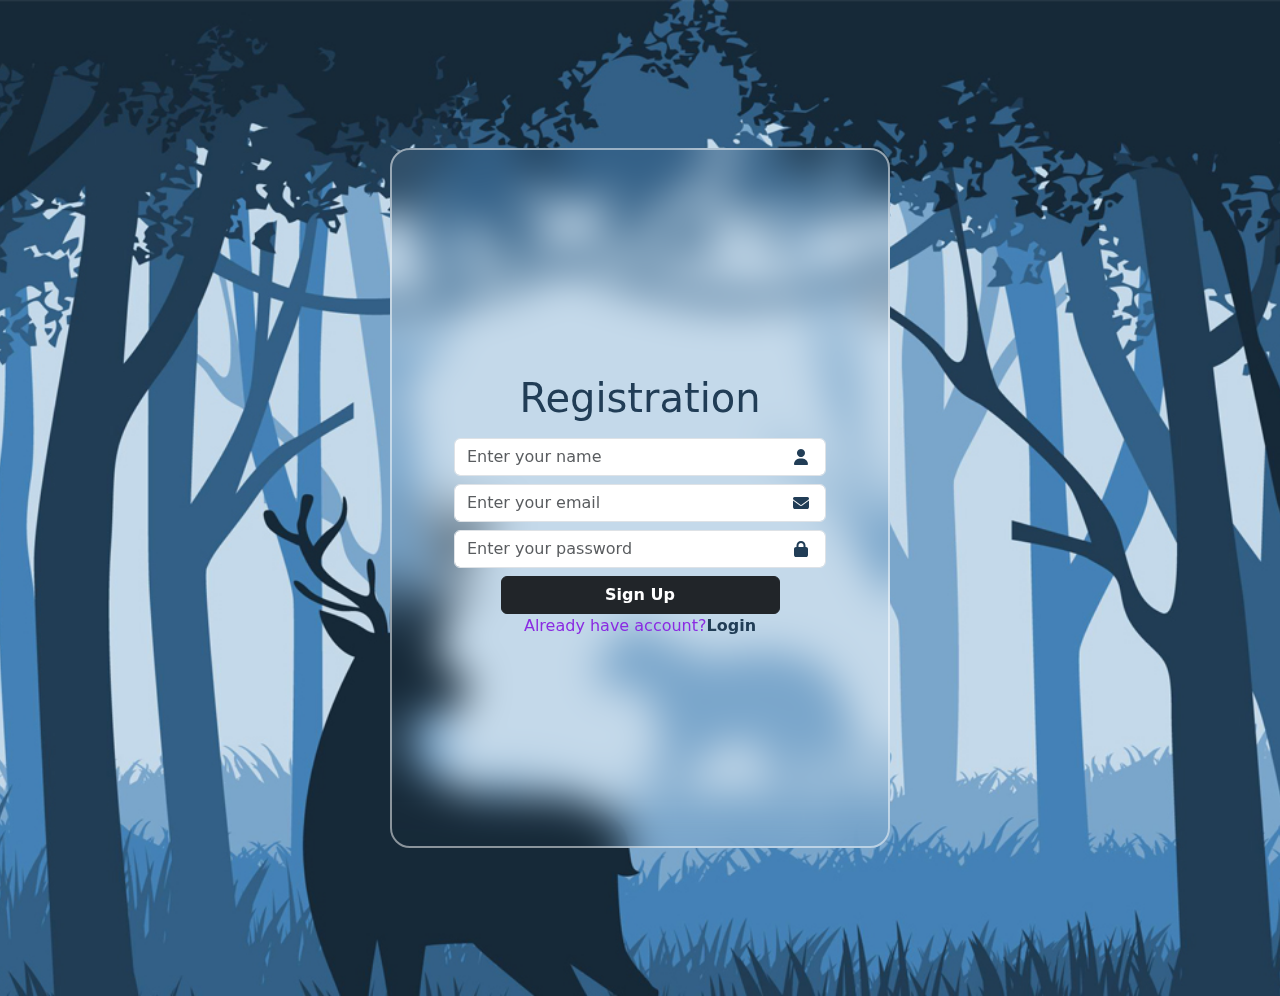
<file: index.html>
<!DOCTYPE html>
<html lang="en">

<head>
    <meta charset="UTF-8">
    <title>signin</title>
    <link rel="stylesheet" href="css/bootstrap.min.css">
    <link rel="stylesheet" href="css/all.min.css">
    <link rel="stylesheet" href="css/signUp.css">
</head>

<body>

    <section id="signUp" class="p-5 min-vh-100">
        <div class="container">
            <div class="row">
                <div class="col">
                    <div class="justify-content-center align-items-center d-flex min-vh-100">
                        <div class="layer">
                            <div class="w-75">
                                <h1 class="my-3 text-center hover-one">Registration</h1>


                                <div class="d-flex icon-div">
                                    <input id="userName" type="text" class="form-control "
                                        placeholder="Enter your name">
                                    <i id="removeIconOne" class="fa-solid fa-user fa-bounce icon-in-div"></i>
                                </div>
                                <div id="nameRgex" class="takeCare m-2 p-2 d-none">Please Enter First Name And Second
                                    Name</div>

                                <div class="my-2 icon-div">
                                    <input id="userEmail" type="email" class="form-control"
                                        placeholder="Enter your email">
                                    <i id="removeIconTwo" class="fa-solid fa-envelope fa-bounce icon-in-div"></i>
                                </div>
                                <div id="emailRgex" class="takeCare m-2 p-2 d-none">Please Enter Your Email</div>

                                <div class="mb-2 icon-div">
                                    <input id="userPassword" type="password" class="form-control"
                                        placeholder="Enter your password">
                                    <i id="removeIconThree" class="fa-solid fa-lock fa-bounce icon-in-div"></i>
                                </div>
                                <div id="passwordRgex" class="takeCare m-2 p-2 d-none">Please Enter Your Password <p
                                        class="mt-3">You Should Have lowercase letter</p>
                                    <p>You Should Have uppercase letter</p>
                                    <p>You Should Have one special character</p>
                                    <p>You Should Have one number</p>

                                </div>

                                <div id="sameReg" class="takeCare m-2 p-1 d-none">
                                    <p>Sorry We Have This Data Before</p>
                                </div>

                                <div class="d-block text-center">
                                    <button id="signinBtnAdd" class="btn btn-dark w-75 fw-bolder">Sign Up</button>
                                </div>



                                <div class="d-flex justify-content-center align-items-center">
                                    <p class="m-0 p-0">Already have account?</p>
                                    <a id="loginLink" href="#" class="fw-bolder">Login</a>
                                </div>
                            </div>


                        </div>
                    </div>

                </div>
            </div>
        </div>

    </section>
    <script src="js/bootstrap.bundle.min.js"></script>
    <script src="js/signUp.js"></script>
</body>

</html>
</file>
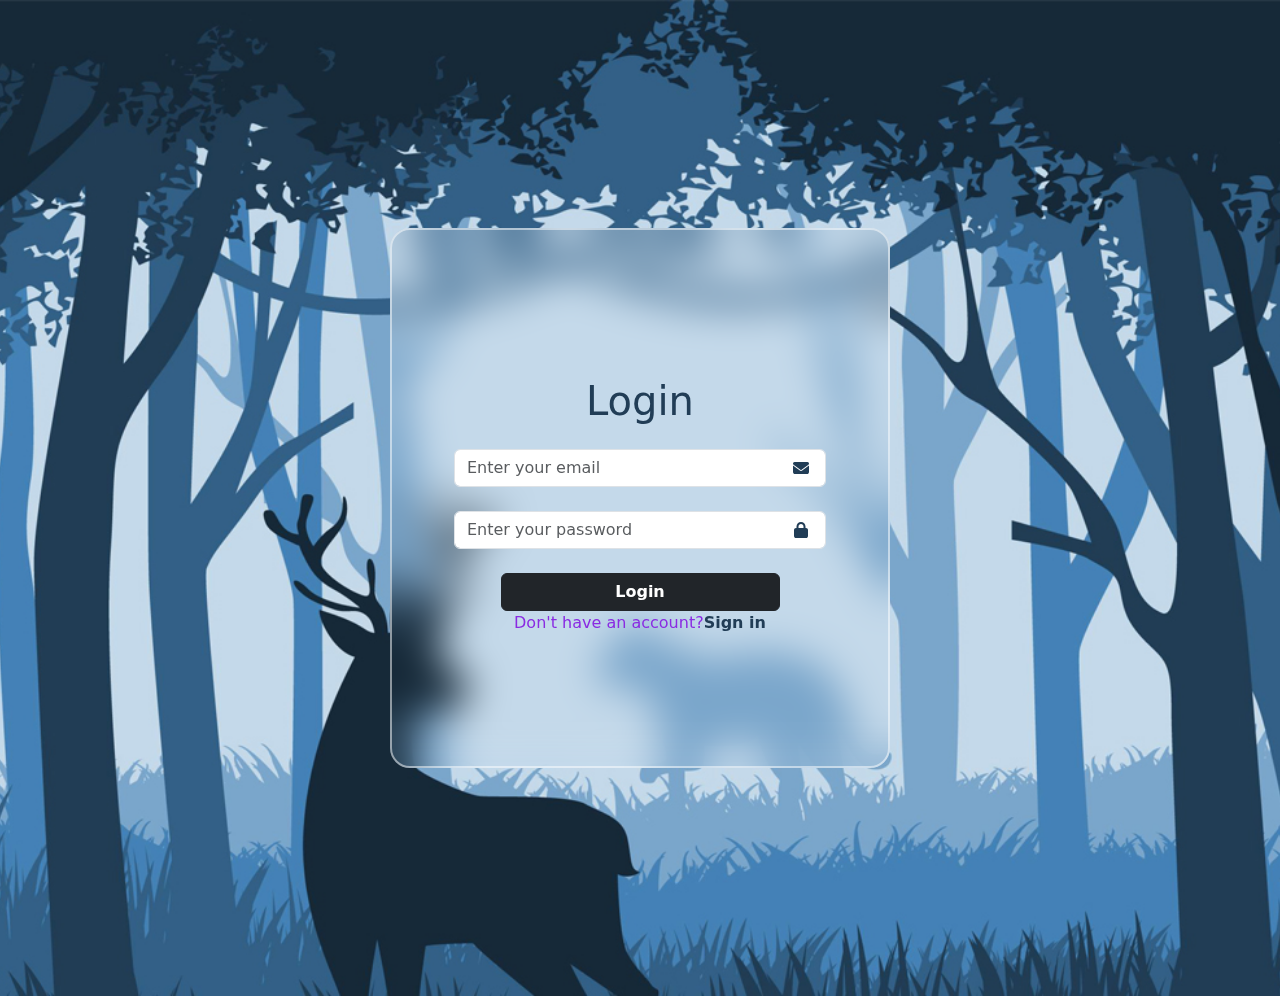
<file: login.html>
<!DOCTYPE html>
<html lang="en">

<head>
    <meta charset="UTF-8">
    <title>login</title>
    <link rel="stylesheet" href="css/bootstrap.min.css">
    <link rel="stylesheet" href="css/all.min.css">
    <link rel="stylesheet" href="css/logain.css">
</head>

<body>

    <section id="login" class="p-5 min-vh-100">
        <div class="container">
            <div class="row">
                <div class="col">
                    <div class="justify-content-center align-items-center d-flex min-vh-100">
                        <div class="layer">
                            <div class="w-75">
                                <h1 class="my-3 text-center hover-one">Login</h1>



                                <div class="my-4 icon-div">
                                    <input id="loginEmail" type="email" class="form-control" placeholder="Enter your email">
                                    <i id="delIconOne" class="fa-solid fa-envelope fa-bounce icon-in-div"></i>
                                </div>
                                <div id="loginSure" class="takeCare mb-3 p-2 d-none">
                                    <p>Sorry We Don't Have This Email</p>
                                </div>

                                <div class="mb-4 icon-div">
                                    <input id="loginPassword" type="password" class="form-control" placeholder="Enter your password">
                                    <i id="delIconTwo" class="fa-solid fa-lock fa-bounce icon-in-div"></i>
                                </div>
                                <div id="passwordSure" class="takeCare mb-3 p-2 d-none">
                                    <p>Wrong Password check The Email Or Password</p>
                                </div>

                                <div class="d-block text-center">
                                    <button id="loginBtn" class="btn btn-dark w-75 fw-bolder">Login</button>
                                </div>


                                <div class="d-flex justify-content-center align-items-center">
                                    <p class="m-0 p-0">Don't have an account?</p>
                                    <a id="signinLink" href="#" class="fw-bolder">Sign in</a>
                                </div>
                            </div>


                        </div>
                    </div>

                </div>
            </div>
        </div>

    </section>
    <script src="js/bootstrap.bundle.min.js"></script>
    <script src="js/login.js"></script>
</body>

</html>
</file>
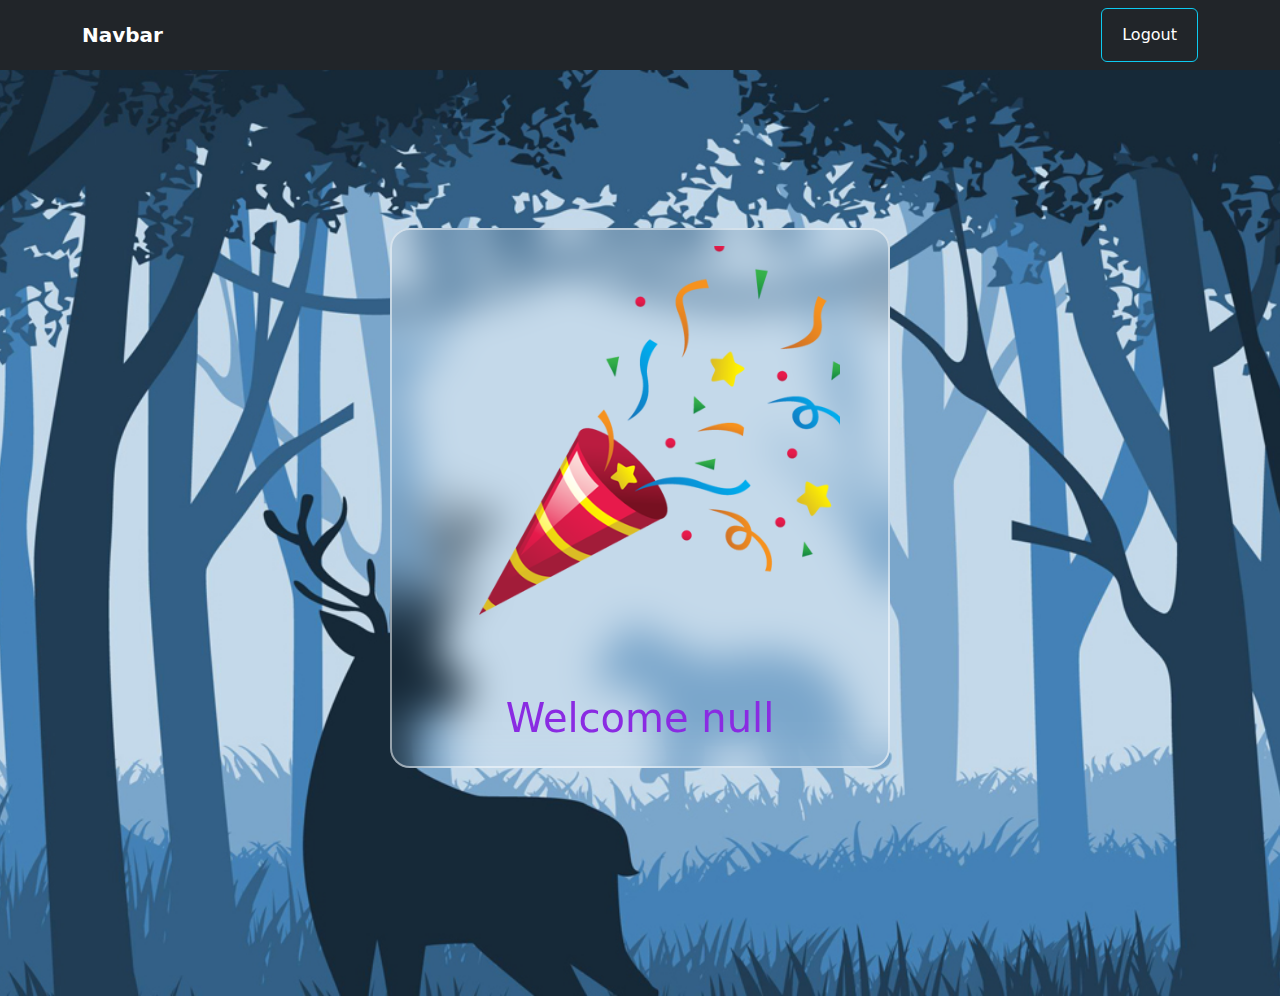
<file: welcome.html>
<!DOCTYPE html>
<html lang="en">

<head>
    <meta charset="UTF-8">
    <title>Welcome</title>
    <link rel="stylesheet" href="css/bootstrap.min.css">
    <link rel="stylesheet" href="css/all.min.css">
    <link rel="stylesheet" href="css/welcome.css">
</head>

<body>

    <nav class="navbar navbar-expand-lg navbar-dark bg-dark fixed-top">
        <div class="container">
          <a class="navbar-brand fw-bolder" href="#">Navbar</a>
          <button class="navbar-toggler" type="button" data-bs-toggle="collapse" data-bs-target="#navbarSupportedContent" aria-controls="navbarSupportedContent" aria-expanded="false" aria-label="Toggle navigation">
            <span class="navbar-toggler-icon"></span>
          </button>
          <div class="collapse navbar-collapse" id="navbarSupportedContent">
            <ul class="navbar-nav ms-auto mb-2 mb-lg-0">
              <li class="nav-item">
               <button id="logoutBtn" class="btn btn-outline-info"><a class="nav-link active text-white" aria-current="page" href="#">Logout</a></button> 
              </li>
          </div>
        </div>
      </nav>






    <section id="Welcome" class="p-5 min-vh-100">
        <div class="container">
            <div class="row">
                <div class="col">
                    <div class="min-vh-100 d-flex justify-content-center align-items-center">
                        <div class="layer flex-column">
                            <h2 class=" work"></h2>
                            <h1 id="welcomeWorld" class="">Welcome </h1>
                        </div>
                        
                    </div>
                    
                </div>
            </div>
        </div>

    </section>
    <script src="js/bootstrap.bundle.min.js"></script>
    <script src="js/welcome.js"></script>
</body>

</html>
</file>
<file: css/signUp.css>
*{
    padding: 0;
    margin: 0;
    box-sizing: border-box;
}

a {
    text-decoration: none;
    color: #213d56;
}


#signUp {
    background-image: url(../image/background.jpg);
    background-size: cover;
    background-position: center center;
}

.layer {
    position: relative;
    width: 500px;
    height: 700px;
    color: blueviolet;
    border: 2px solid rgba(255, 255, 255, 0.5);
    display: flex;
    justify-content: center;
    align-items: center;
    border-radius: 20px;
    backdrop-filter: blur(20px);
}
h1.hover-one {
    transition: 0.3s;
    color: #213d56;
}
.hover-one:hover{
    color: black;
}

.icon-div {
    position: relative;
}

.icon-in-div {
    position: absolute;
    right: 0;
    top: 0;
    display: flex;
    justify-content: center;
    align-items: center;
    width: 50px;
    height: 100%;
    /* background-color: rgba(255, 255, 255, 0.5); */
    color: #213d56;
    transition: 0.3s;
}

.icon-in-div:hover{
    color: black;
}


.takeCare {
    background-color: #213d56b7;
    color: white;
    border: turquoise 2px solid;
    border-radius: 10px;
}
</file>
<file: css/logain.css>
* {
    padding: 0;
    margin: 0;
    box-sizing: border-box;
}

a {
    text-decoration: none;
    color: #213d56;
}


#login {
    background-image: url(../image/background.jpg);
    background-size: cover;
    background-position: center center;
}

.layer {
    position: relative;
    width: 500px;
    height: 540px;
    color: blueviolet;
    border: 2px solid rgba(255, 255, 255, 0.5);
    display: flex;
    justify-content: center;
    align-items: center;
    border-radius: 20px;
    backdrop-filter: blur(20px);
}
h1.hover-one {
    transition: 0.3s;
    color: #213d56;
}
.hover-one:hover{
    color: black;
}



.icon-div {
    position: relative;
}

.icon-in-div {
    position: absolute;
    right: 0;
    top: 0;
    display: flex;
    justify-content: center;
    align-items: center;
    width: 50px;
    height: 100%;
    /* background-color: rgba(255, 255, 255, 0.5); */
    color: #213d56;
    transition: 0.3s;
}

.icon-in-div:hover{
    color: black;
}

.takeCare {
    background-color: #213d56b7;
    color: white;
    border: turquoise 2px solid;
    border-radius: 10px;
}
</file>
<file: css/welcome.css>
*{
    padding: 0;
    margin: 0;
    box-sizing: border-box;
}

a {
    text-decoration: none;
    color: #213d56;
}


#Welcome {
    background-image: url(../image/background.jpg);
    background-size: cover;
    background-position: center center;
}

.layer {
    position: relative;
    width: 500px;
    height: 540px;
    color: blueviolet;
    border: 2px solid rgba(255, 255, 255, 0.5);
    display: flex;
    justify-content: center;
    align-items: center;
    border-radius: 20px;
    backdrop-filter: blur(20px);
}

.work {
    width: 400px;
    height: 440px;
    /* background-color: white; */
    color: black;
    display: flex;
    justify-content: center;
    align-items: center;
    border-radius: 20px;
    background-image: url(../image/pngegg.png);
    background-position: center center;
    background-size: cover;
}
</file>
